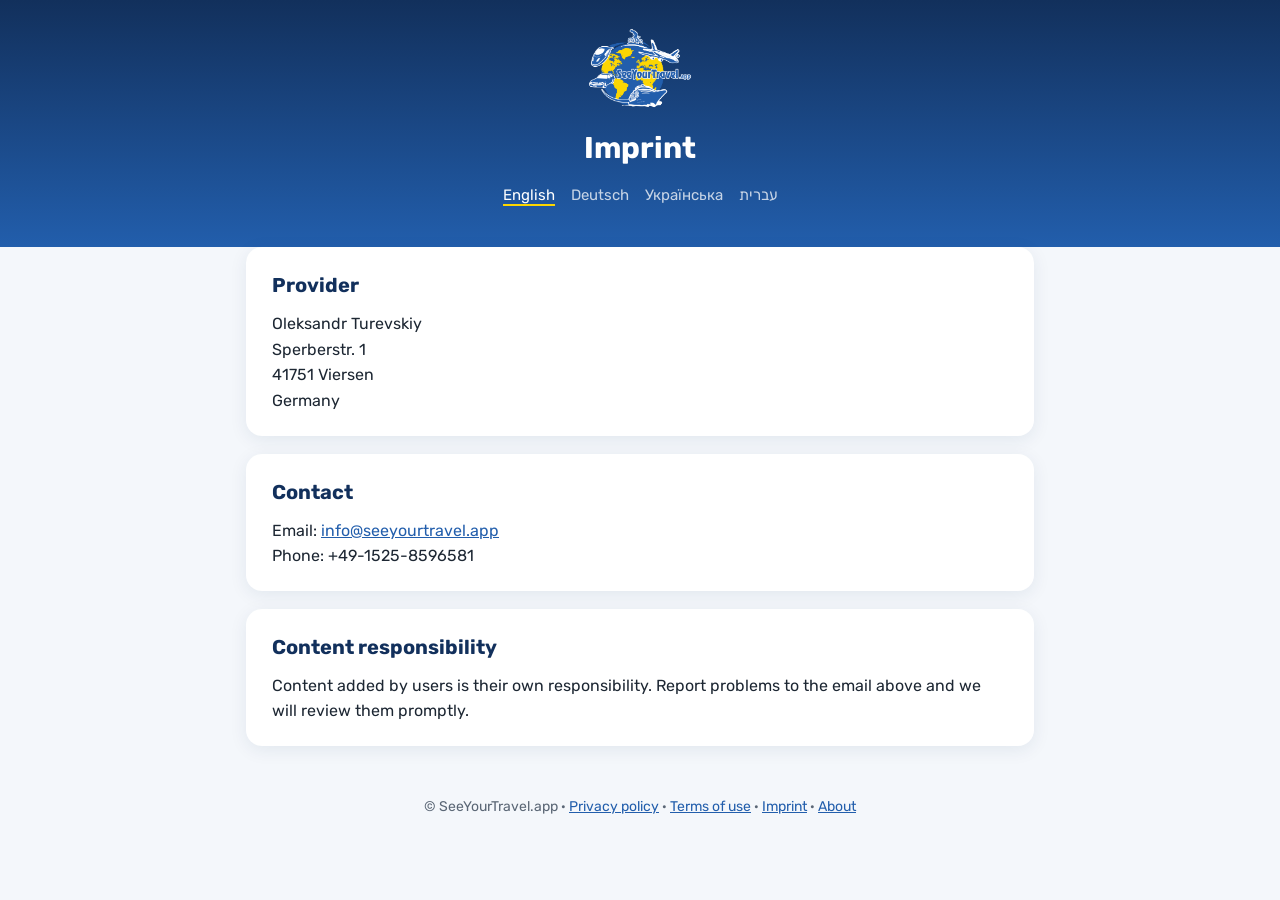
<file: web/imprint/index.html>
<!doctype html>
<html lang="en"><head><meta charset="utf-8"><meta name="viewport" content="width=device-width, initial-scale=1">
<title>SeeYourTravel.app – Imprint</title>
<meta name="description" content="Provider information for SeeYourTravel.app.">
<link rel="canonical" href="https://seeyourtravel.app/imprint/">
<link rel="icon" href="../favicon.ico"><link rel="stylesheet" href="../styles/fonts.css">
<style>
 :root{--blue:#225EAC;--dark:#12305c;--ink:#1d2733;--mute:#5a6675}
 *{box-sizing:border-box} body{margin:0;color:var(--ink);background:#f4f7fb;line-height:1.6}
 header{background:linear-gradient(180deg,var(--dark),var(--blue));color:#fff;text-align:center;padding:28px 16px 40px}
 header img{height:80px} header h1{margin:8px 0 10px;font-size:30px}
 .lang a{color:#fff;margin:0 8px;text-decoration:none;opacity:.75;font-size:15px}.lang a.on{opacity:1;border-bottom:2px solid #FCD600}
 main{max-width:820px;margin:-18px auto 40px;padding:0 16px}
 section{background:#fff;border-radius:16px;box-shadow:0 4px 18px rgba(18,48,92,.08);padding:22px 26px;margin:18px 0}
 h2{margin:0 0 10px;color:var(--dark);font-size:20px} a{color:var(--blue)} li{margin:4px 0}
 footer{text-align:center;color:var(--mute);padding:10px 16px 40px;font-size:14px}
 [data-l]{display:none} [data-l].on{display:block} footer[data-l].on{display:block}
</style></head><body>
<header><a href="../"><img src="../img/syt-logo.png" alt="SeeYourTravel.app"></a>
<h1 data-l="en" class=on lang="en">Imprint</h1><h1 data-l="de" lang="de">Impressum</h1><h1 data-l="uk" lang="uk">Вихідні дані</h1><h1 data-l="he" lang="he">פרטי הספק</h1>
<div class="lang"><a href="#en" data-s="en" lang="en">English</a><a href="#de" data-s="de" lang="de">Deutsch</a><a href="#uk" data-s="uk" lang="uk">Українська</a><a href="#he" data-s="he" lang="he">עברית</a></div></header>
<main>
<div data-l="en" lang="en" class=on>
<section><h2>Provider</h2>Oleksandr Turevskiy<br>Sperberstr. 1<br>41751 Viersen<br>Germany</section>
<section><h2>Contact</h2>Email: <a href="mailto:info@seeyourtravel.app">info@seeyourtravel.app</a><br>Phone: +49-1525-8596581</section>
<section><h2>Content responsibility</h2>Content added by users is their own responsibility. Report problems to the email above and we will review them promptly.</section>
</div>
<div data-l="de" lang="de">
<section><h2>Anbieter</h2>Oleksandr Turevskiy<br>Sperberstr. 1<br>41751 Viersen<br>Deutschland</section>
<section><h2>Kontakt</h2>E-Mail: <a href="mailto:info@seeyourtravel.app">info@seeyourtravel.app</a><br>Telefon: +49-1525-8596581</section>
<section><h2>Verantwortung für Inhalte</h2>Von Nutzern hinzugefügte Inhalte liegen in deren eigener Verantwortung. Melden Sie Probleme an die obige E-Mail-Adresse; wir prüfen sie zeitnah.</section>
</div>
<div data-l="uk" lang="uk">
<section><h2>Постачальник</h2>Oleksandr Turevskiy<br>Sperberstr. 1<br>41751 Viersen<br>Німеччина</section>
<section><h2>Контакт</h2>Ел. пошта: <a href="mailto:info@seeyourtravel.app">info@seeyourtravel.app</a><br>Телефон: +49-1525-8596581</section>
<section><h2>Відповідальність за вміст</h2>За вміст, доданий користувачами, відповідають вони самі. Повідомляйте про проблеми на наведену адресу — ми розглянемо їх невідкладно.</section>
</div>
<div data-l="he" lang="he" dir="rtl">
<section><h2>ספק השירות</h2>Oleksandr Turevskiy<br>Sperberstr. 1<br>41751 Viersen<br>גרמניה</section>
<section><h2>יצירת קשר</h2>דוא״ל: <a href="mailto:info@seeyourtravel.app">info@seeyourtravel.app</a><br>טלפון: +49-1525-8596581</section>
<section><h2>אחריות לתוכן</h2>התוכן שמוסיפים משתמשים באחריותם. דווחו על בעיות בדוא״ל שלמעלה ונבדוק אותן בהקדם.</section>
</div>
</main>
<footer data-l="en" lang="en" class=on>© SeeYourTravel.app · <a href="../privacy/" data-p="privacy">Privacy policy</a> · <a href="../terms/" data-p="terms">Terms of use</a> · <a href="../imprint/" data-p="imprint">Imprint</a> · <a href="../corporate/">About</a></footer>
<footer data-l="de" lang="de">© SeeYourTravel.app · <a href="../privacy/" data-p="privacy">Datenschutzerklärung</a> · <a href="../terms/" data-p="terms">Nutzungsbedingungen</a> · <a href="../imprint/" data-p="imprint">Impressum</a> · <a href="../corporate/">Über uns</a></footer>
<footer data-l="uk" lang="uk">© SeeYourTravel.app · <a href="../privacy/" data-p="privacy">Політика конфіденційності</a> · <a href="../terms/" data-p="terms">Умови користування</a> · <a href="../imprint/" data-p="imprint">Вихідні дані</a> · <a href="../corporate/">Про нас</a></footer>
<footer data-l="he" lang="he" dir="rtl">© SeeYourTravel.app · <a href="../privacy/" data-p="privacy">מדיניות פרטיות</a> · <a href="../terms/" data-p="terms">תנאי שימוש</a> · <a href="../imprint/" data-p="imprint">פרטי הספק</a> · <a href="../corporate/">אודות</a></footer>
<script>
(function(){var map={"en-US":"en","de-DE":"de","uk-UA":"uk","he":"he"},rev={en:"en-US",de:"de-DE",uk:"uk-UA",he:"he"},ok={en:1,de:1,uk:1,he:1};
function ck(){try{var m=document.cookie.match(/(?:^|; )i18next=([^;]*)/);return m?map[decodeURIComponent(m[1])]||null:null}catch(e){return null}}
function br(){var n=(navigator.languages&&navigator.languages.length?navigator.languages:[navigator.language||"en"]);for(var i=0;i<n.length;i++){var c=String(n[i]).slice(0,2).toLowerCase();if(c==="iw")c="he";if(ok[c])return c}return"en"}
function nz(x){return x==="de"?"de":x==="uk"?"uk":x==="he"?"he":"en"}
function set(l){l=nz(l);document.documentElement.lang=l;document.documentElement.dir=l==="he"?"rtl":"ltr";var n=document.querySelectorAll("[data-l]");for(var i=0;i<n.length;i++)n[i].classList.toggle("on",n[i].getAttribute("data-l")===l);
var a=document.querySelectorAll("[data-s]");for(i=0;i<a.length;i++)a[i].classList.toggle("on",a[i].getAttribute("data-s")===l);
var U=["../privacy/#","../terms/#","../imprint/#"],k=document.querySelectorAll("footer a");for(i=0;i<k.length;i++){if(i%4<3)k[i].setAttribute("href",U[i%4]+l)}}
var h=(location.hash||"").slice(1),l=ok[h]?h:(ck()||br());
set(l);var a=document.querySelectorAll("[data-s]");for(var i=0;i<a.length;i++)a[i].addEventListener("click",function(e){e.preventDefault();var x=nz(this.getAttribute("data-s"));set(x);history.replaceState(null,"","#"+x);try{document.cookie="i18next="+rev[x]+"; path=/; max-age=31536000; SameSite=Lax"}catch(_){}})})();
</script>
</body></html>
</file>
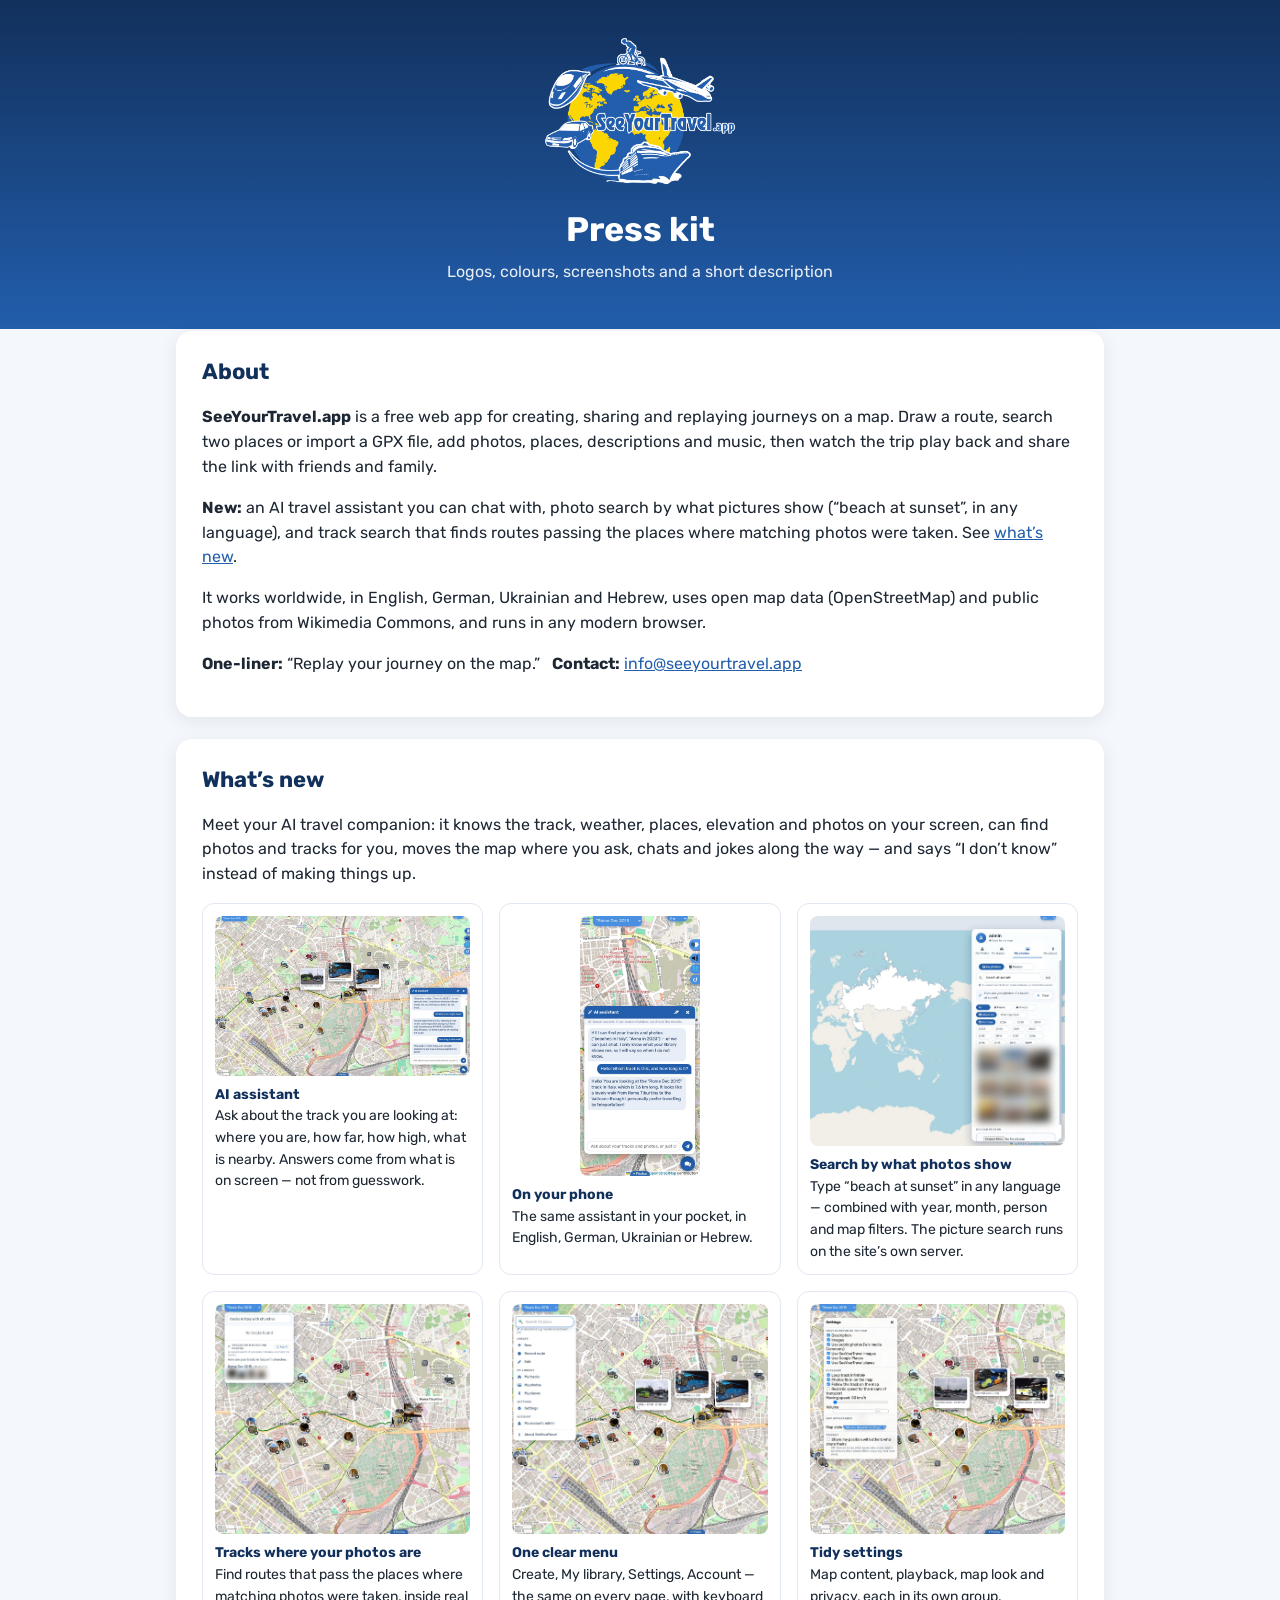
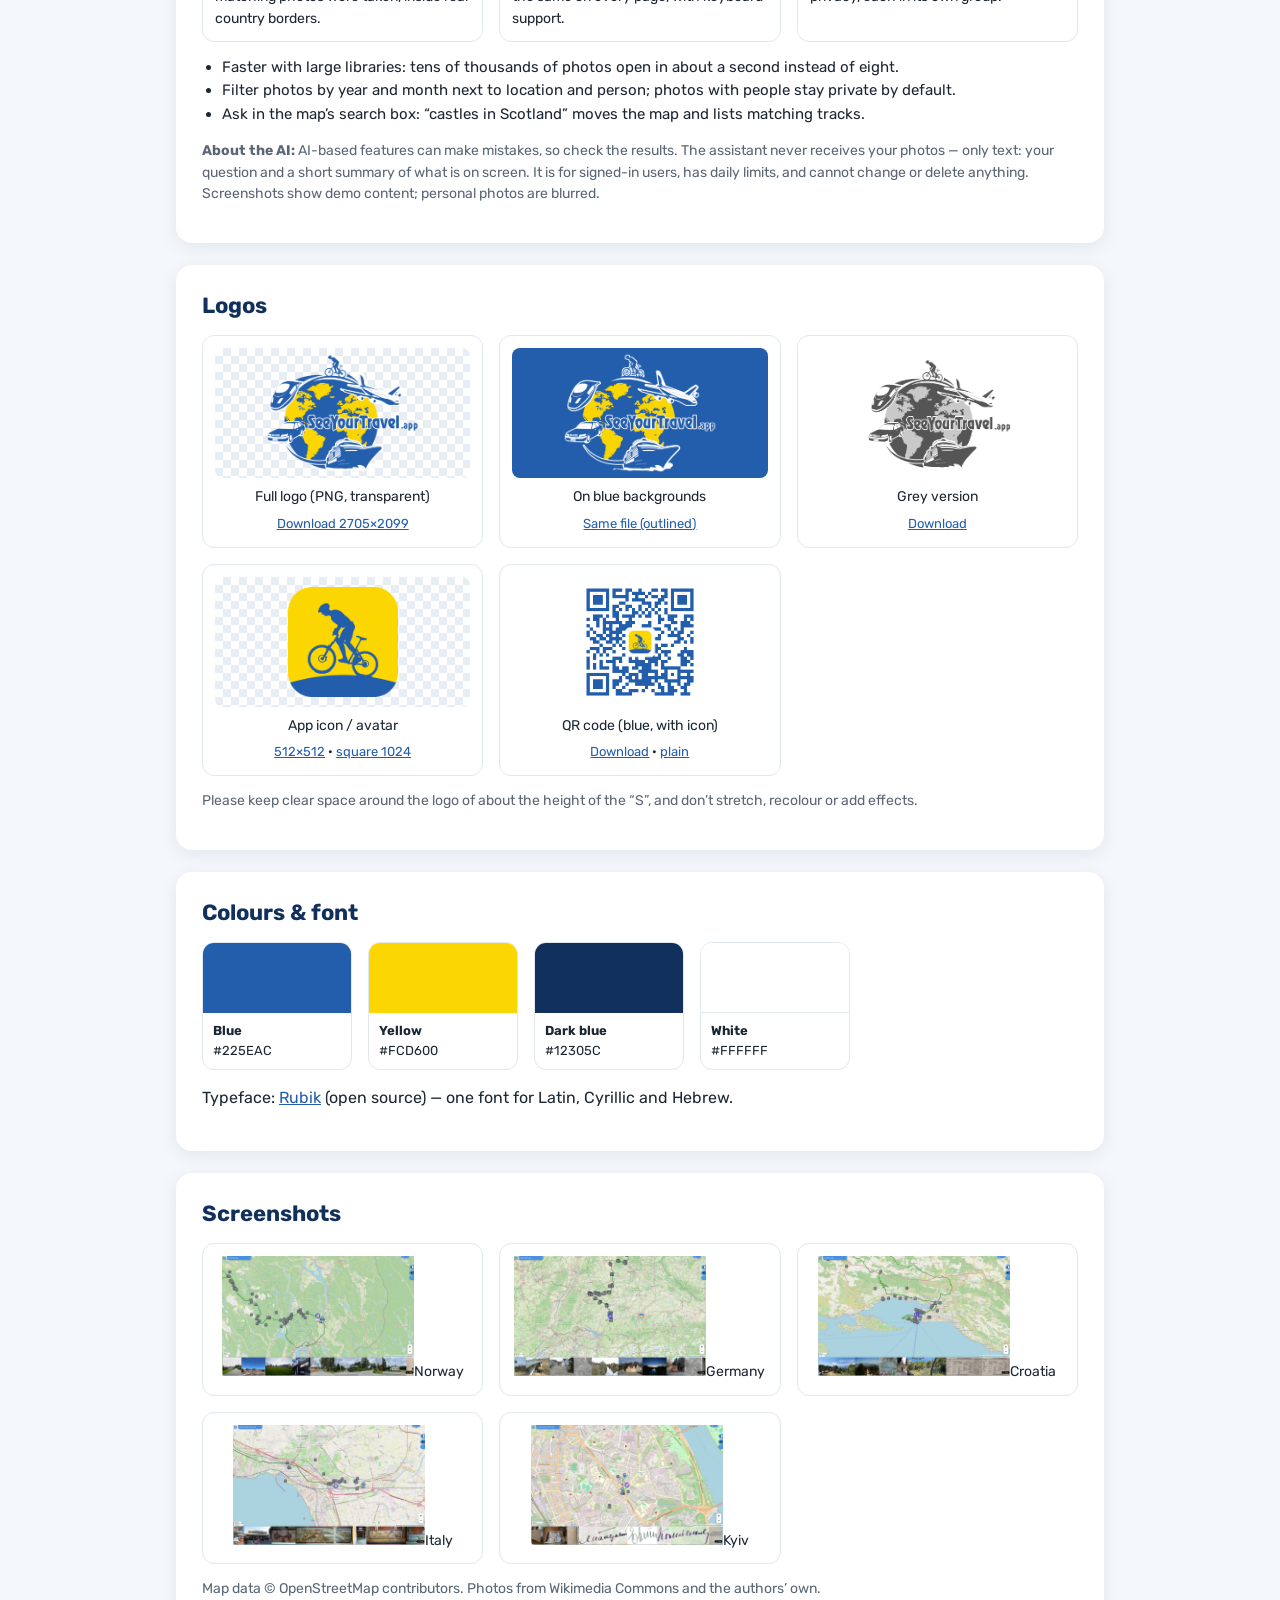
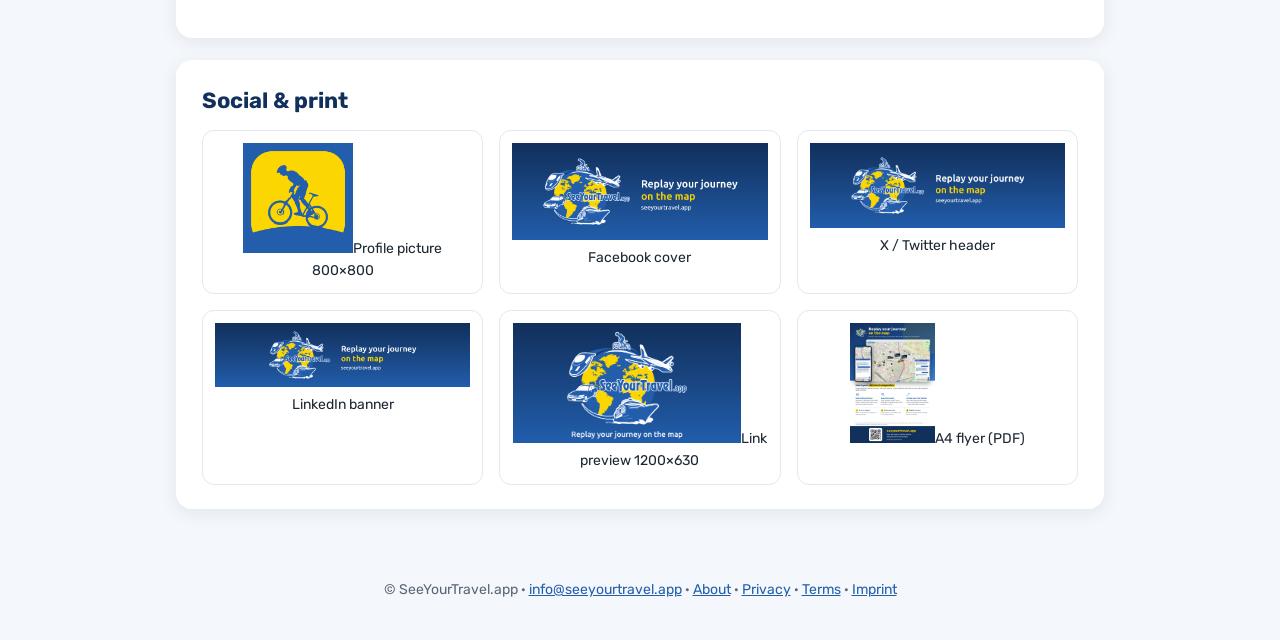
<file: web/press/index.html>
<!doctype html>
<html lang="en"><head><meta charset="utf-8"><meta name="viewport" content="width=device-width, initial-scale=1">
<title>SeeYourTravel.app – Press kit</title>
<meta name="description" content="Press kit for SeeYourTravel.app: logos, brand colours, screenshots and a short description of the free web app that replays your journeys on a map.">
<link rel="canonical" href="https://seeyourtravel.app/press/">
<meta property="og:type" content="website"><meta property="og:site_name" content="SeeYourTravel">
<meta property="og:title" content="SeeYourTravel.app – Press kit"><meta property="og:description" content="Press kit for SeeYourTravel.app: logos, brand colours, screenshots and a short description of the free web app that replays your journeys on a map.">
<meta property="og:url" content="https://seeyourtravel.app/press/"><meta property="og:image" content="https://seeyourtravel.app/img/og-image.png">
<meta name="twitter:card" content="summary_large_image">
<link rel="icon" href="../favicon.ico"><link rel="stylesheet" href="../styles/fonts.css">
<style>
 :root{--blue:#225EAC;--dark:#12305c;--yellow:#FCD600;--ink:#1d2733;--mute:#5a6675}
 *{box-sizing:border-box} body{margin:0;color:var(--ink);background:#f4f7fb;line-height:1.55}
 header{background:linear-gradient(180deg,var(--dark),var(--blue));color:#fff;text-align:center;padding:36px 16px 44px}
 header img{height:150px} header h1{margin:10px 0 4px;font-size:34px} header p{margin:0;opacity:.9}
 main{max-width:960px;margin:-20px auto 60px;padding:0 16px}
 section{background:#fff;border-radius:16px;box-shadow:0 4px 18px rgba(18,48,92,.08);padding:24px 26px;margin:22px 0}
 h2{margin:0 0 12px;color:var(--dark);font-size:22px}
 .grid{display:grid;grid-template-columns:repeat(auto-fill,minmax(210px,1fr));gap:16px}
 .card{border:1px solid #e1e8f2;border-radius:12px;padding:12px;text-align:center;font-size:14px}
 .card .pic{height:130px;display:flex;align-items:center;justify-content:center;border-radius:8px;margin-bottom:8px}
 .card img{max-width:100%;max-height:120px}
 .light{background:#fff}.dark{background:var(--blue)}.checker{background:repeating-conic-gradient(#e8edf4 0 25%,#fff 0 50%) 0 0/16px 16px}
 .sw{display:flex;gap:16px;flex-wrap:wrap} .sw div{width:150px;border-radius:12px;overflow:hidden;border:1px solid #e1e8f2;font-size:13px}
 .sw i{display:block;height:70px} .sw span{display:block;padding:8px 10px}
 a{color:var(--blue)} .dl{display:inline-block;margin-top:6px;font-size:13px}
 .feat .card{text-align:left;font-size:14px}.feat .card img{display:block;margin:0 auto 8px;border-radius:8px;max-height:230px}.feat .card b{color:var(--dark)}
 footer{text-align:center;color:var(--mute);padding:10px 16px 40px;font-size:14px}
</style></head><body>
<header><img src="../img/syt-logo.png" alt="SeeYourTravel.app"><h1>Press kit</h1><p>Logos, colours, screenshots and a short description</p></header>
<main>
<section><h2>About</h2>
 <p><strong>SeeYourTravel.app</strong> is a free web app for creating, sharing and replaying journeys on a map. Draw a route, search two places or import a GPX file, add photos, places, descriptions and music, then watch the trip play back and share the link with friends and family.</p>
 <p><strong>New:</strong> an AI travel assistant you can chat with, photo search by what pictures show (“beach at sunset”, in any language), and track search that finds routes passing the places where matching photos were taken. See <a href="#new">what’s new</a>.</p>
 <p>It works worldwide, in English, German, Ukrainian and Hebrew, uses open map data (OpenStreetMap) and public photos from Wikimedia Commons, and runs in any modern browser.</p>
 <p><strong>One-liner:</strong> “Replay your journey on the map.” &nbsp; <strong>Contact:</strong> <a href="mailto:info@seeyourtravel.app">info@seeyourtravel.app</a></p>
</section>
<section id="new"><h2>What’s new</h2>
 <p>Meet your AI travel companion: it knows the track, weather, places, elevation and photos on your screen, can find photos and tracks for you, moves the map where you ask, chats and jokes along the way &mdash; and says “I don’t know” instead of making things up.</p>
 <div class="grid feat">
  <div class="card"><a href="../marketing/screenshots/new-ai-chat.jpg"><img src="../marketing/screenshots/new-ai-chat.jpg" alt="AI assistant on the map" loading="lazy"></a><b>AI assistant</b><br>Ask about the track you are looking at: where you are, how far, how high, what is nearby. Answers come from what is on screen &mdash; not from guesswork.</div>
  <div class="card"><a href="../marketing/screenshots/new-phone-chat.jpg"><img src="../marketing/screenshots/new-phone-chat.jpg" alt="AI assistant on a phone" loading="lazy" style="max-height:260px"></a><b>On your phone</b><br>The same assistant in your pocket, in English, German, Ukrainian or Hebrew.</div>
  <div class="card"><a href="../marketing/screenshots/new-photo-search.jpg"><img src="../marketing/screenshots/new-photo-search.jpg" alt="Search photos by what they show" loading="lazy" style="object-fit:cover;object-position:right top;height:230px;width:100%"></a><b>Search by what photos show</b><br>Type “beach at sunset” in any language &mdash; combined with year, month, person and map filters. The picture search runs on the site’s own server.</div>
  <div class="card"><a href="../marketing/screenshots/new-track-search.jpg"><img src="../marketing/screenshots/new-track-search.jpg" alt="Find tracks by photos" loading="lazy" style="object-fit:cover;object-position:left top;height:230px;width:100%"></a><b>Tracks where your photos are</b><br>Find routes that pass the places where matching photos were taken, inside real country borders.</div>
  <div class="card"><a href="../marketing/screenshots/new-menu.jpg"><img src="../marketing/screenshots/new-menu.jpg" alt="Main menu" loading="lazy" style="object-fit:cover;object-position:left top;height:230px;width:100%"></a><b>One clear menu</b><br>Create, My library, Settings, Account &mdash; the same on every page, with keyboard support.</div>
  <div class="card"><a href="../marketing/screenshots/new-settings.jpg"><img src="../marketing/screenshots/new-settings.jpg" alt="Grouped settings" loading="lazy" style="object-fit:cover;object-position:left top;height:230px;width:100%"></a><b>Tidy settings</b><br>Map content, playback, map look and privacy, each in its own group.</div>
 </div>
 <ul style="margin:14px 0 0;padding-left:20px;font-size:15px">
  <li>Faster with large libraries: tens of thousands of photos open in about a second instead of eight.</li>
  <li>Filter photos by year and month next to location and person; photos with people stay private by default.</li>
  <li>Ask in the map’s search box: “castles in Scotland” moves the map and lists matching tracks.</li>
 </ul>
 <p style="font-size:14px;color:var(--mute)"><strong>About the AI:</strong> AI-based features can make mistakes, so check the results. The assistant never receives your photos &mdash; only text: your question and a short summary of what is on screen. It is for signed-in users, has daily limits, and cannot change or delete anything. Screenshots show demo content; personal photos are blurred.</p>
</section>
<section><h2>Logos</h2><div class="grid">
 <div class="card"><div class="pic checker"><img src="../img/syt-logo-small.png" alt=""></div>Full logo (PNG, transparent)<br><a class="dl" href="../img/syt-logo.png" download>Download 2705×2099</a></div>
 <div class="card"><div class="pic dark"><img src="../img/syt-logo-small.png" alt=""></div>On blue backgrounds<br><a class="dl" href="../img/syt-logo.png" download>Same file (outlined)</a></div>
 <div class="card"><div class="pic light"><img src="../img/syt-logo-grey.png" alt=""></div>Grey version<br><a class="dl" href="../img/syt-logo-grey.png" download>Download</a></div>
 <div class="card"><div class="pic checker"><img src="../img/syt-icon-512.png" alt="" style="height:110px"></div>App icon / avatar<br><a class="dl" href="../img/syt-icon-512.png" download>512×512</a> · <a class="dl" href="../img/syt-icon-square.png" download>square 1024</a></div>
 <div class="card"><div class="pic light"><img src="../img/QRCode.png" alt="" style="height:120px"></div>QR code (blue, with icon)<br><a class="dl" href="../img/QRCode.png" download>Download</a> · <a class="dl" href="../img/qr.png" download>plain</a></div>
</div>
<p style="font-size:14px;color:var(--mute)">Please keep clear space around the logo of about the height of the “S”, and don’t stretch, recolour or add effects.</p></section>
<section><h2>Colours &amp; font</h2><div class="sw">
 <div><i style="background:#225EAC"></i><span><b>Blue</b><br>#225EAC</span></div>
 <div><i style="background:#FCD600"></i><span><b>Yellow</b><br>#FCD600</span></div>
 <div><i style="background:#12305C"></i><span><b>Dark blue</b><br>#12305C</span></div>
 <div><i style="background:#FFFFFF;border-bottom:1px solid #e1e8f2"></i><span><b>White</b><br>#FFFFFF</span></div></div>
 <p>Typeface: <a href="https://fonts.google.com/specimen/Rubik" target="_blank" rel="noopener">Rubik</a> (open source) — one font for Latin, Cyrillic and Hebrew.</p></section>
<section><h2>Screenshots</h2><div class="grid">
 <div class="card"><a href="../marketing/screenshots/app-norway.jpg"><img src="../marketing/screenshots/app-norway.jpg" alt="Norway trip"></a>Norway</div>
 <div class="card"><a href="../marketing/screenshots/app-germany.jpg"><img src="../marketing/screenshots/app-germany.jpg" alt="Germany trip"></a>Germany</div>
 <div class="card"><a href="../marketing/screenshots/app-croatia.jpg"><img src="../marketing/screenshots/app-croatia.jpg" alt="Croatia trip"></a>Croatia</div>
 <div class="card"><a href="../marketing/screenshots/app-italy.jpg"><img src="../marketing/screenshots/app-italy.jpg" alt="Italy trip"></a>Italy</div>
 <div class="card"><a href="../marketing/screenshots/app-kyiv.jpg"><img src="../marketing/screenshots/app-kyiv.jpg" alt="Kyiv trip"></a>Kyiv</div></div>
 <p style="font-size:14px;color:var(--mute)">Map data © OpenStreetMap contributors. Photos from Wikimedia Commons and the authors’ own.</p></section>
<section><h2>Social &amp; print</h2><div class="grid">
 <div class="card"><a href="../marketing/social/profile-800.png"><img src="../marketing/social/profile-800.png" alt="" style="height:110px"></a>Profile picture 800×800</div>
 <div class="card"><a href="../marketing/social/facebook-cover-1640x624.png"><img src="../marketing/social/facebook-cover-1640x624.png" alt=""></a>Facebook cover</div>
 <div class="card"><a href="../marketing/social/twitter-header-1500x500.png"><img src="../marketing/social/twitter-header-1500x500.png" alt=""></a>X / Twitter header</div>
 <div class="card"><a href="../marketing/social/linkedin-banner-1584x396.png"><img src="../marketing/social/linkedin-banner-1584x396.png" alt=""></a>LinkedIn banner</div>
 <div class="card"><a href="../img/og-image.png"><img src="../img/og-image.png" alt=""></a>Link preview 1200×630</div>
 <div class="card"><a href="../marketing/SeeYourTravel-flyer-A4.pdf"><img src="../marketing/SeeYourTravel-flyer-A4-preview.png" alt="" style="height:130px"></a>A4 flyer (PDF)</div></div></section>
</main><footer>© SeeYourTravel.app · <a href="mailto:info@seeyourtravel.app">info@seeyourtravel.app</a> · <a href="../corporate/">About</a> · <a href="../privacy/">Privacy</a> · <a href="../terms/">Terms</a> · <a href="../imprint/">Imprint</a></footer>
</body></html>
</file>
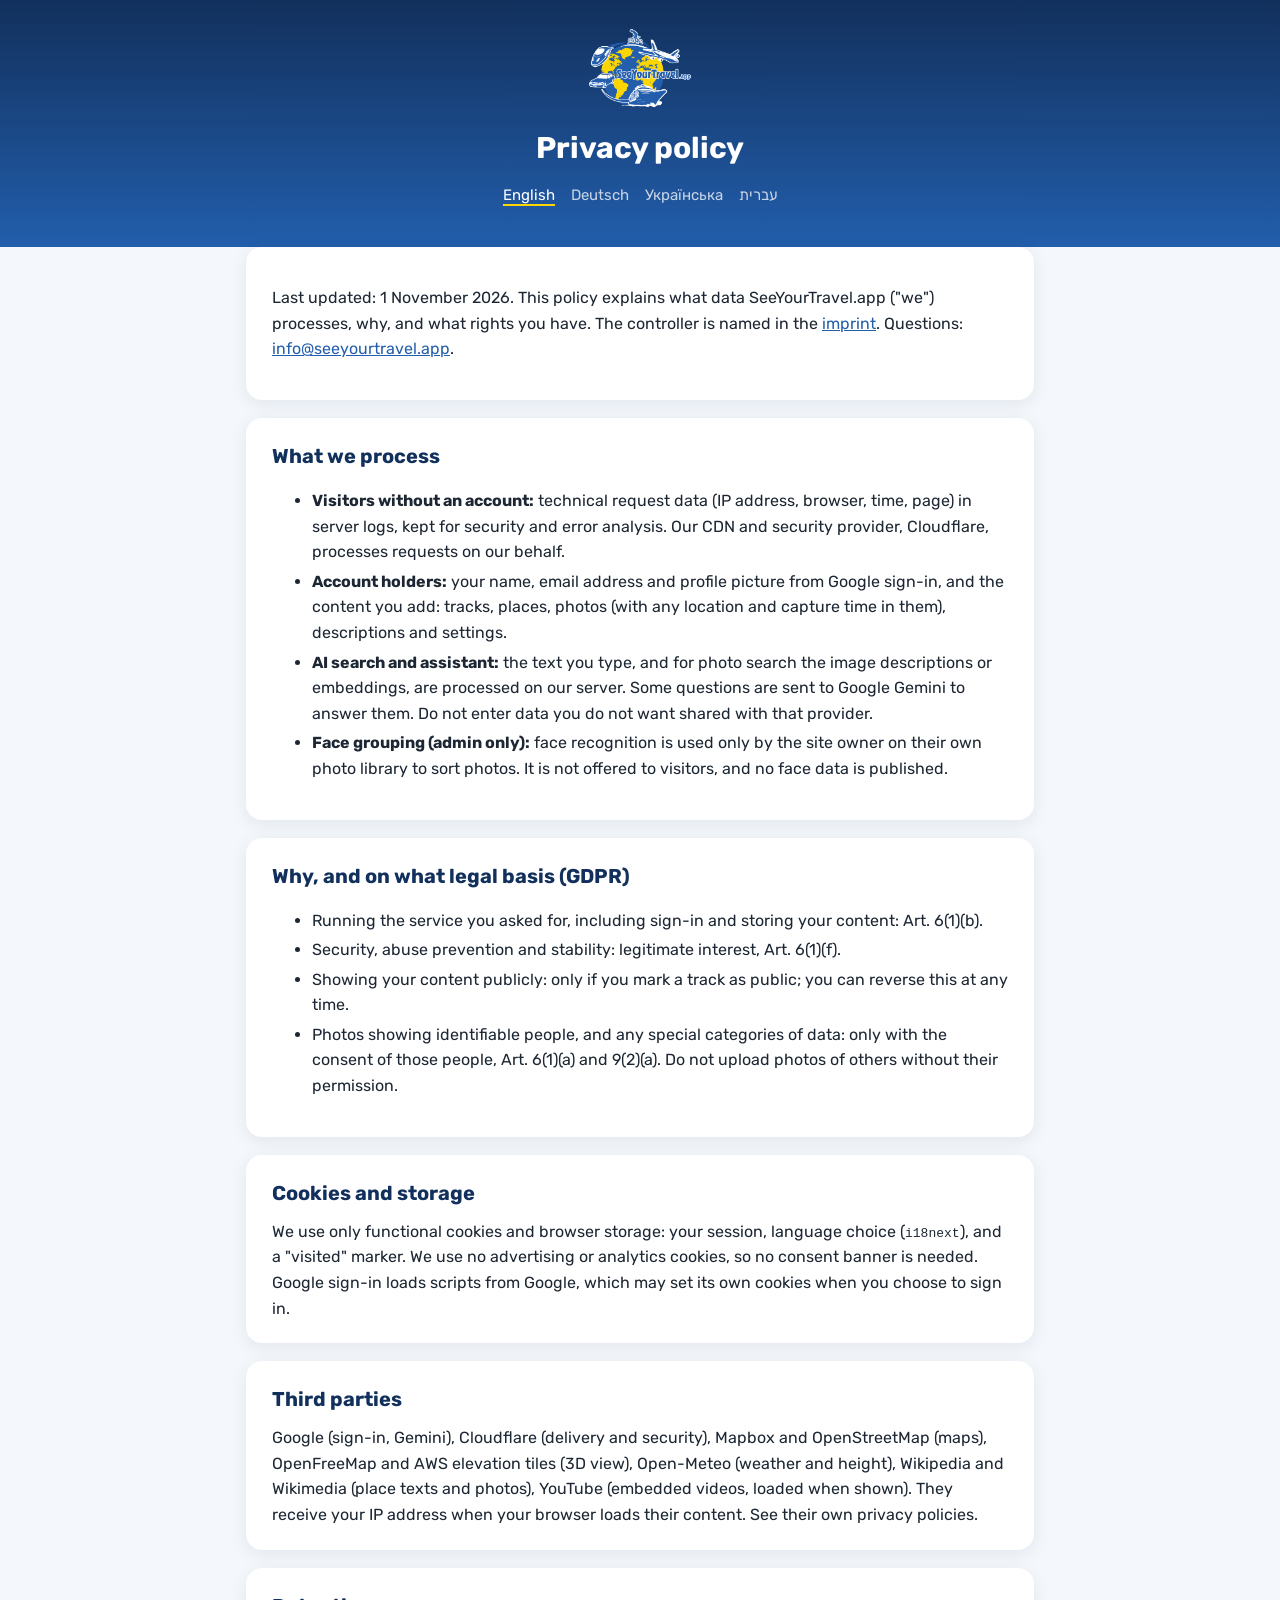
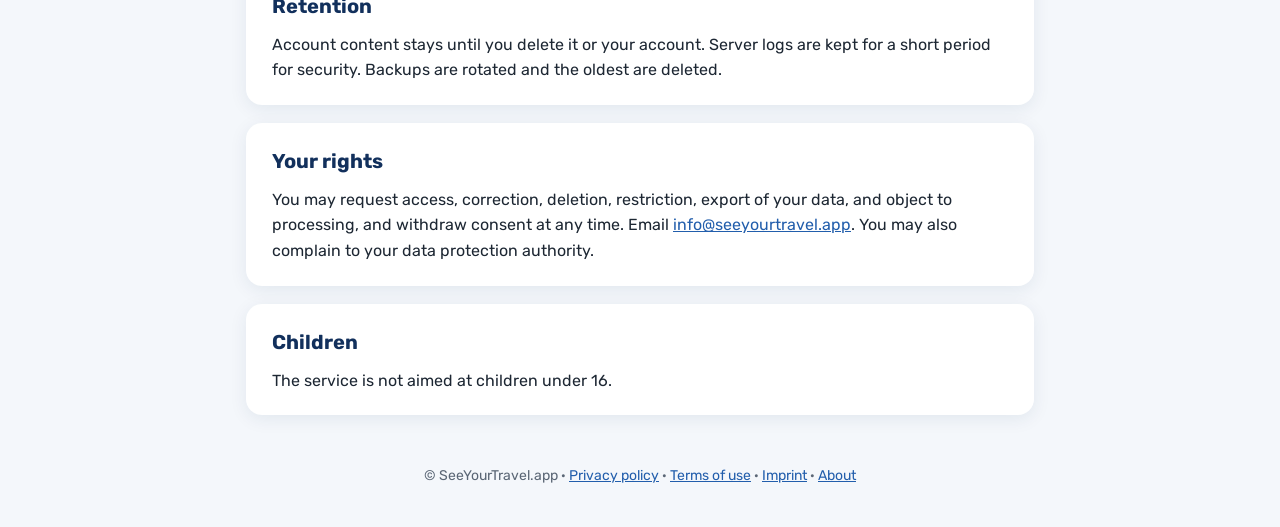
<file: web/privacy/index.html>
<!doctype html>
<html lang="en"><head><meta charset="utf-8"><meta name="viewport" content="width=device-width, initial-scale=1">
<title>SeeYourTravel.app – Privacy policy</title>
<meta name="description" content="How SeeYourTravel.app handles your personal data.">
<link rel="canonical" href="https://seeyourtravel.app/privacy/">
<link rel="icon" href="../favicon.ico"><link rel="stylesheet" href="../styles/fonts.css">
<style>
 :root{--blue:#225EAC;--dark:#12305c;--ink:#1d2733;--mute:#5a6675}
 *{box-sizing:border-box} body{margin:0;color:var(--ink);background:#f4f7fb;line-height:1.6}
 header{background:linear-gradient(180deg,var(--dark),var(--blue));color:#fff;text-align:center;padding:28px 16px 40px}
 header img{height:80px} header h1{margin:8px 0 10px;font-size:30px}
 .lang a{color:#fff;margin:0 8px;text-decoration:none;opacity:.75;font-size:15px}.lang a.on{opacity:1;border-bottom:2px solid #FCD600}
 main{max-width:820px;margin:-18px auto 40px;padding:0 16px}
 section{background:#fff;border-radius:16px;box-shadow:0 4px 18px rgba(18,48,92,.08);padding:22px 26px;margin:18px 0}
 h2{margin:0 0 10px;color:var(--dark);font-size:20px} a{color:var(--blue)} li{margin:4px 0}
 footer{text-align:center;color:var(--mute);padding:10px 16px 40px;font-size:14px}
 [data-l]{display:none} [data-l].on{display:block} footer[data-l].on{display:block}
</style></head><body>
<header><a href="../"><img src="../img/syt-logo.png" alt="SeeYourTravel.app"></a>
<h1 data-l="en" class=on lang="en">Privacy policy</h1><h1 data-l="de" lang="de">Datenschutzerklärung</h1><h1 data-l="uk" lang="uk">Політика конфіденційності</h1><h1 data-l="he" lang="he">מדיניות פרטיות</h1>
<div class="lang"><a href="#en" data-s="en" lang="en">English</a><a href="#de" data-s="de" lang="de">Deutsch</a><a href="#uk" data-s="uk" lang="uk">Українська</a><a href="#he" data-s="he" lang="he">עברית</a></div></header>
<main>
<div data-l="en" lang="en" class=on>
<section><p>Last updated: 1 November 2026. This policy explains what data SeeYourTravel.app ("we") processes, why, and what rights you have. The controller is named in the <a href="../imprint/">imprint</a>. Questions: <a href="mailto:info@seeyourtravel.app">info@seeyourtravel.app</a>.</p></section>
<section><h2>What we process</h2><ul><li><b>Visitors without an account:</b> technical request data (IP address, browser, time, page) in server logs, kept for security and error analysis. Our CDN and security provider, Cloudflare, processes requests on our behalf.</li><li><b>Account holders:</b> your name, email address and profile picture from Google sign-in, and the content you add: tracks, places, photos (with any location and capture time in them), descriptions and settings.</li><li><b>AI search and assistant:</b> the text you type, and for photo search the image descriptions or embeddings, are processed on our server. Some questions are sent to Google Gemini to answer them. Do not enter data you do not want shared with that provider.</li><li><b>Face grouping (admin only):</b> face recognition is used only by the site owner on their own photo library to sort photos. It is not offered to visitors, and no face data is published.</li></ul></section>
<section><h2>Why, and on what legal basis (GDPR)</h2><ul><li>Running the service you asked for, including sign-in and storing your content: Art. 6(1)(b).</li><li>Security, abuse prevention and stability: legitimate interest, Art. 6(1)(f).</li><li>Showing your content publicly: only if you mark a track as public; you can reverse this at any time.</li><li>Photos showing identifiable people, and any special categories of data: only with the consent of those people, Art. 6(1)(a) and 9(2)(a). Do not upload photos of others without their permission.</li></ul></section>
<section><h2>Cookies and storage</h2>We use only functional cookies and browser storage: your session, language choice (<code>i18next</code>), and a "visited" marker. We use no advertising or analytics cookies, so no consent banner is needed. Google sign-in loads scripts from Google, which may set its own cookies when you choose to sign in.</section>
<section><h2>Third parties</h2>Google (sign-in, Gemini), Cloudflare (delivery and security), Mapbox and OpenStreetMap (maps), OpenFreeMap and AWS elevation tiles (3D view), Open-Meteo (weather and height), Wikipedia and Wikimedia (place texts and photos), YouTube (embedded videos, loaded when shown). They receive your IP address when your browser loads their content. See their own privacy policies.</section>
<section><h2>Retention</h2>Account content stays until you delete it or your account. Server logs are kept for a short period for security. Backups are rotated and the oldest are deleted.</section>
<section><h2>Your rights</h2>You may request access, correction, deletion, restriction, export of your data, and object to processing, and withdraw consent at any time. Email <a href="mailto:info@seeyourtravel.app">info@seeyourtravel.app</a>. You may also complain to your data protection authority.</section>
<section><h2>Children</h2>The service is not aimed at children under 16.</section>
</div>
<div data-l="de" lang="de">
<section><p>Stand: 1. November 2026. Diese Erklärung beschreibt, welche Daten SeeYourTravel.app („wir“) verarbeitet, warum, und welche Rechte Sie haben. Verantwortlich ist die im <a href="../imprint/">Impressum</a> genannte Person. Fragen: <a href="mailto:info@seeyourtravel.app">info@seeyourtravel.app</a>.</p></section>
<section><h2>Was wir verarbeiten</h2><ul><li><b>Besucher ohne Konto:</b> technische Anfragedaten (IP-Adresse, Browser, Zeit, Seite) in Server-Logs, aufbewahrt für Sicherheit und Fehleranalyse. Unser CDN- und Sicherheitsanbieter Cloudflare verarbeitet Anfragen in unserem Auftrag.</li><li><b>Kontoinhaber:</b> Ihr Name, Ihre E-Mail-Adresse und Ihr Profilbild aus der Google-Anmeldung sowie die von Ihnen hinzugefügten Inhalte: Routen, Orte, Fotos (mit enthaltenem Ort und Aufnahmezeit), Beschreibungen und Einstellungen.</li><li><b>KI-Suche und Assistent:</b> Ihr eingegebener Text und, bei der Fotosuche, Bildbeschreibungen oder Embeddings werden auf unserem Server verarbeitet. Einige Fragen werden zur Beantwortung an Google Gemini gesendet. Geben Sie keine Daten ein, die Sie nicht mit diesem Anbieter teilen möchten.</li><li><b>Gesichtsgruppierung (nur Admin):</b> Die Gesichtserkennung nutzt nur der Betreiber für die eigene Fotosammlung, um Fotos zu sortieren. Sie wird Besuchern nicht angeboten, und es werden keine Gesichtsdaten veröffentlicht.</li></ul></section>
<section><h2>Warum und auf welcher Rechtsgrundlage (DSGVO)</h2><ul><li>Betrieb des gewünschten Dienstes, einschließlich Anmeldung und Speicherung Ihrer Inhalte: Art. 6 Abs. 1 lit. b.</li><li>Sicherheit, Missbrauchsabwehr und Stabilität: berechtigtes Interesse, Art. 6 Abs. 1 lit. f.</li><li>Öffentliche Anzeige Ihrer Inhalte: nur, wenn Sie eine Route als öffentlich markieren; Sie können dies jederzeit rückgängig machen.</li><li>Fotos mit erkennbaren Personen und besondere Kategorien von Daten: nur mit Einwilligung dieser Personen, Art. 6 Abs. 1 lit. a und Art. 9 Abs. 2 lit. a. Laden Sie keine Fotos anderer ohne deren Erlaubnis hoch.</li></ul></section>
<section><h2>Cookies und Speicher</h2>Wir verwenden nur funktionale Cookies und Browserspeicher: Ihre Sitzung, die Sprachauswahl (<code>i18next</code>) und eine „visited“-Markierung. Wir setzen keine Werbe- oder Analyse-Cookies ein, daher ist kein Einwilligungsbanner nötig. Die Google-Anmeldung lädt Skripte von Google, die beim Anmelden eigene Cookies setzen können.</section>
<section><h2>Dritte</h2>Google (Anmeldung, Gemini), Cloudflare (Auslieferung und Sicherheit), Mapbox und OpenStreetMap (Karten), OpenFreeMap und AWS-Höhenkacheln (3D-Ansicht), Open-Meteo (Wetter und Höhe), Wikipedia und Wikimedia (Ortstexte und Fotos), YouTube (eingebettete Videos, nur bei Anzeige geladen). Sie erhalten Ihre IP-Adresse, wenn Ihr Browser deren Inhalte lädt. Siehe deren eigene Datenschutzerklärungen.</section>
<section><h2>Speicherdauer</h2>Kontoinhalte bleiben, bis Sie sie oder Ihr Konto löschen. Server-Logs werden aus Sicherheitsgründen kurz aufbewahrt. Backups werden rotiert, die ältesten gelöscht.</section>
<section><h2>Ihre Rechte</h2>Sie können Auskunft, Berichtigung, Löschung, Einschränkung und Export Ihrer Daten verlangen, der Verarbeitung widersprechen und eine Einwilligung jederzeit widerrufen. E-Mail an <a href="mailto:info@seeyourtravel.app">info@seeyourtravel.app</a>. Sie können sich außerdem bei Ihrer Datenschutzaufsichtsbehörde beschweren.</section>
<section><h2>Kinder</h2>Der Dienst richtet sich nicht an Kinder unter 16 Jahren.</section>
</div>
<div data-l="uk" lang="uk">
<section><p>Оновлено: 1 листопада 2026. Ця політика пояснює, які дані обробляє SeeYourTravel.app («ми»), навіщо і які у вас права. Відповідальна особа вказана у розділі <a href="../imprint/">«Вихідні дані»</a>. Питання: <a href="mailto:info@seeyourtravel.app">info@seeyourtravel.app</a>.</p></section>
<section><h2>Що ми обробляємо</h2><ul><li><b>Відвідувачі без облікового запису:</b> технічні дані запиту (IP-адреса, браузер, час, сторінка) у журналах сервера; зберігаються для безпеки та аналізу помилок. Наш постачальник CDN і безпеки Cloudflare обробляє запити за нашим дорученням.</li><li><b>Власники облікових записів:</b> ваше ім’я, адреса електронної пошти та фото профілю з входу через Google, а також додаваний вами вміст: маршрути, місця, фото (з наявним у них місцем і часом зйомки), описи та налаштування.</li><li><b>ШІ-пошук і асистент:</b> введений вами текст і, для пошуку фото, описи зображень або вбудовування обробляються на нашому сервері. Деякі запитання надсилаються до Google Gemini для відповіді. Не вводьте даних, якими не хочете ділитися з цим постачальником.</li><li><b>Групування облич (лише адміністратор):</b> розпізнавання облич використовує лише власник сайту для власної колекції фото, щоб їх сортувати. Відвідувачам воно не пропонується, дані облич не публікуються.</li></ul></section>
<section><h2>Навіщо і на якій правовій підставі (GDPR)</h2><ul><li>Надання запитаної вами послуги, зокрема вхід і зберігання вашого вмісту: ст. 6(1)(b).</li><li>Безпека, запобігання зловживанням і стабільність: законний інтерес, ст. 6(1)(f).</li><li>Публічний показ вашого вмісту: лише якщо ви позначили маршрут як публічний; це можна скасувати будь-коли.</li><li>Фото з упізнаваними людьми та особливі категорії даних: лише за згодою цих людей, ст. 6(1)(a) і 9(2)(a). Не завантажуйте фото інших без їхнього дозволу.</li></ul></section>
<section><h2>Cookie та сховище</h2>Ми використовуємо лише функціональні cookie та сховище браузера: ваш сеанс, вибір мови (<code>i18next</code>) і позначку «visited». Ми не використовуємо рекламних чи аналітичних cookie, тому банер згоди не потрібен. Вхід через Google завантажує скрипти Google, які можуть установлювати власні cookie, коли ви обираєте вхід.</section>
<section><h2>Треті сторони</h2>Google (вхід, Gemini), Cloudflare (доставка та безпека), Mapbox і OpenStreetMap (мапи), OpenFreeMap і AWS (плитки висот для 3D-вигляду), Open-Meteo (погода та висота), Wikipedia і Wikimedia (тексти й фото місць), YouTube (вбудовані відео, завантажуються під час показу). Вони отримують вашу IP-адресу, коли браузер завантажує їхній вміст. Дивіться їхні політики конфіденційності.</section>
<section><h2>Строки зберігання</h2>Вміст облікового запису зберігається, доки ви не видалите його або обліковий запис. Журнали сервера зберігаються недовго з міркувань безпеки. Резервні копії ротуються, найстаріші видаляються.</section>
<section><h2>Ваші права</h2>Ви можете вимагати доступу, виправлення, видалення, обмеження та експорту своїх даних, заперечувати проти обробки та будь-коли відкликати згоду. Пишіть на <a href="mailto:info@seeyourtravel.app">info@seeyourtravel.app</a>. Ви також можете подати скаргу до органу із захисту даних.</section>
<section><h2>Діти</h2>Сервіс не призначений для дітей до 16 років.</section>
</div>
<div data-l="he" lang="he" dir="rtl">
<section><p>עודכן: 1 בנובמבר 2026. מדיניות זו מסבירה אילו נתונים SeeYourTravel.app („אנחנו”) מעבדת, מדוע, ומהן זכויותיכם. האחראי על הנתונים מצוין ב<a href="../imprint/">פרטי הספק</a>. שאלות: <a href="mailto:info@seeyourtravel.app">info@seeyourtravel.app</a>.</p></section>
<section><h2>מה אנו מעבדים</h2><ul><li><b>מבקרים ללא חשבון:</b> נתוני בקשה טכניים (כתובת IP, דפדפן, זמן, עמוד) ביומני השרת, הנשמרים לצורכי אבטחה וניתוח שגיאות. ספק ה-CDN והאבטחה שלנו, Cloudflare, מעבד בקשות מטעמנו.</li><li><b>בעלי חשבון:</b> שמכם, כתובת הדוא״ל ותמונת הפרופיל מהתחברות Google, והתוכן שתוסיפו: מסלולים, מקומות, תמונות (כולל מיקום וזמן צילום שבהן), תיאורים והגדרות.</li><li><b>חיפוש ועוזר בינה מלאכותית:</b> הטקסט שתקלידו ובחיפוש תמונות גם תיאורי תמונות או ייצוגים וקטוריים מעובדים בשרת שלנו. חלק מהשאלות נשלחות ל-Google Gemini לצורך מענה. אל תזינו מידע שאינכם רוצים לשתף עם ספק זה.</li><li><b>קיבוץ פנים (מנהל בלבד):</b> זיהוי פנים משמש רק את בעל האתר בספריית התמונות שלו כדי למיין תמונות. הוא אינו מוצע למבקרים, ונתוני פנים אינם מתפרסמים.</li></ul></section>
<section><h2>למה, ועל איזו בסיס משפטי (GDPR)</h2><ul><li>הפעלת השירות שביקשתם, כולל התחברות ושמירת התוכן שלכם: סעיף 6(1)(b).</li><li>אבטחה, מניעת שימוש לרעה ויציבות: אינטרס לגיטימי, סעיף 6(1)(f).</li><li>הצגת התוכן שלכם לציבור: רק אם סימנתם מסלול כציבורי; אפשר לבטל זאת בכל עת.</li><li>תמונות של אנשים הניתנים לזיהוי וקטגוריות מיוחדות של מידע: רק בהסכמת אותם אנשים, סעיפים 6(1)(a) ו-9(2)(a). אל תעלו תמונות של אחרים ללא רשותם.</li></ul></section>
<section><h2>עוגיות ואחסון</h2>אנו משתמשים רק בעוגיות ובאחסון דפדפן פונקציונליים: ההפעלה שלכם, בחירת השפה (<code>i18next</code>) וסימון „visited”. איננו משתמשים בעוגיות פרסום או ניתוח, ולכן אין צורך בבאנר הסכמה. התחברות Google טוענת סקריפטים של Google שעשויים להציב עוגיות משלהם כשבוחרים להתחבר.</section>
<section><h2>צדדים שלישיים</h2>Google (התחברות, Gemini), ‏Cloudflare (אספקה ואבטחה), ‏Mapbox ו-OpenStreetMap (מפות), ‏OpenFreeMap ו-AWS (אריחי גובה לתצוגה התלת־ממדית), ‏Open-Meteo (מזג אוויר וגובה), ‏Wikipedia ו-Wikimedia (טקסטים ותמונות של מקומות), ‏YouTube (סרטונים מוטמעים, נטענים בעת הצגה). הם מקבלים את כתובת ה-IP שלכם כשהדפדפן טוען את התוכן שלהם. עיינו במדיניות הפרטיות שלהם.</section>
<section><h2>תקופת שמירה</h2>תוכן החשבון נשמר עד שתמחקו אותו או את החשבון. יומני שרת נשמרים זמן קצר מטעמי אבטחה. גיבויים מתחלפים והישנים ביותר נמחקים.</section>
<section><h2>זכויותיכם</h2>אתם רשאים לבקש עיון, תיקון, מחיקה, הגבלה ויצוא של המידע שלכם, להתנגד לעיבוד ולבטל הסכמה בכל עת. כתבו אל <a href="mailto:info@seeyourtravel.app">info@seeyourtravel.app</a>. אפשר גם להגיש תלונה לרשות להגנת המידע.</section>
<section><h2>ילדים</h2>השירות אינו מיועד לילדים מתחת לגיל 16.</section>
</div>
</main>
<footer data-l="en" lang="en" class=on>© SeeYourTravel.app · <a href="../privacy/" data-p="privacy">Privacy policy</a> · <a href="../terms/" data-p="terms">Terms of use</a> · <a href="../imprint/" data-p="imprint">Imprint</a> · <a href="../corporate/">About</a></footer>
<footer data-l="de" lang="de">© SeeYourTravel.app · <a href="../privacy/" data-p="privacy">Datenschutzerklärung</a> · <a href="../terms/" data-p="terms">Nutzungsbedingungen</a> · <a href="../imprint/" data-p="imprint">Impressum</a> · <a href="../corporate/">Über uns</a></footer>
<footer data-l="uk" lang="uk">© SeeYourTravel.app · <a href="../privacy/" data-p="privacy">Політика конфіденційності</a> · <a href="../terms/" data-p="terms">Умови користування</a> · <a href="../imprint/" data-p="imprint">Вихідні дані</a> · <a href="../corporate/">Про нас</a></footer>
<footer data-l="he" lang="he" dir="rtl">© SeeYourTravel.app · <a href="../privacy/" data-p="privacy">מדיניות פרטיות</a> · <a href="../terms/" data-p="terms">תנאי שימוש</a> · <a href="../imprint/" data-p="imprint">פרטי הספק</a> · <a href="../corporate/">אודות</a></footer>
<script>
(function(){var map={"en-US":"en","de-DE":"de","uk-UA":"uk","he":"he"},rev={en:"en-US",de:"de-DE",uk:"uk-UA",he:"he"},ok={en:1,de:1,uk:1,he:1};
function ck(){try{var m=document.cookie.match(/(?:^|; )i18next=([^;]*)/);return m?map[decodeURIComponent(m[1])]||null:null}catch(e){return null}}
function br(){var n=(navigator.languages&&navigator.languages.length?navigator.languages:[navigator.language||"en"]);for(var i=0;i<n.length;i++){var c=String(n[i]).slice(0,2).toLowerCase();if(c==="iw")c="he";if(ok[c])return c}return"en"}
function nz(x){return x==="de"?"de":x==="uk"?"uk":x==="he"?"he":"en"}
function set(l){l=nz(l);document.documentElement.lang=l;document.documentElement.dir=l==="he"?"rtl":"ltr";var n=document.querySelectorAll("[data-l]");for(var i=0;i<n.length;i++)n[i].classList.toggle("on",n[i].getAttribute("data-l")===l);
var a=document.querySelectorAll("[data-s]");for(i=0;i<a.length;i++)a[i].classList.toggle("on",a[i].getAttribute("data-s")===l);
var U=["../privacy/#","../terms/#","../imprint/#"],k=document.querySelectorAll("footer a");for(i=0;i<k.length;i++){if(i%4<3)k[i].setAttribute("href",U[i%4]+l)}}
var h=(location.hash||"").slice(1),l=ok[h]?h:(ck()||br());
set(l);var a=document.querySelectorAll("[data-s]");for(var i=0;i<a.length;i++)a[i].addEventListener("click",function(e){e.preventDefault();var x=nz(this.getAttribute("data-s"));set(x);history.replaceState(null,"","#"+x);try{document.cookie="i18next="+rev[x]+"; path=/; max-age=31536000; SameSite=Lax"}catch(_){}})})();
</script>
</body></html>
</file>
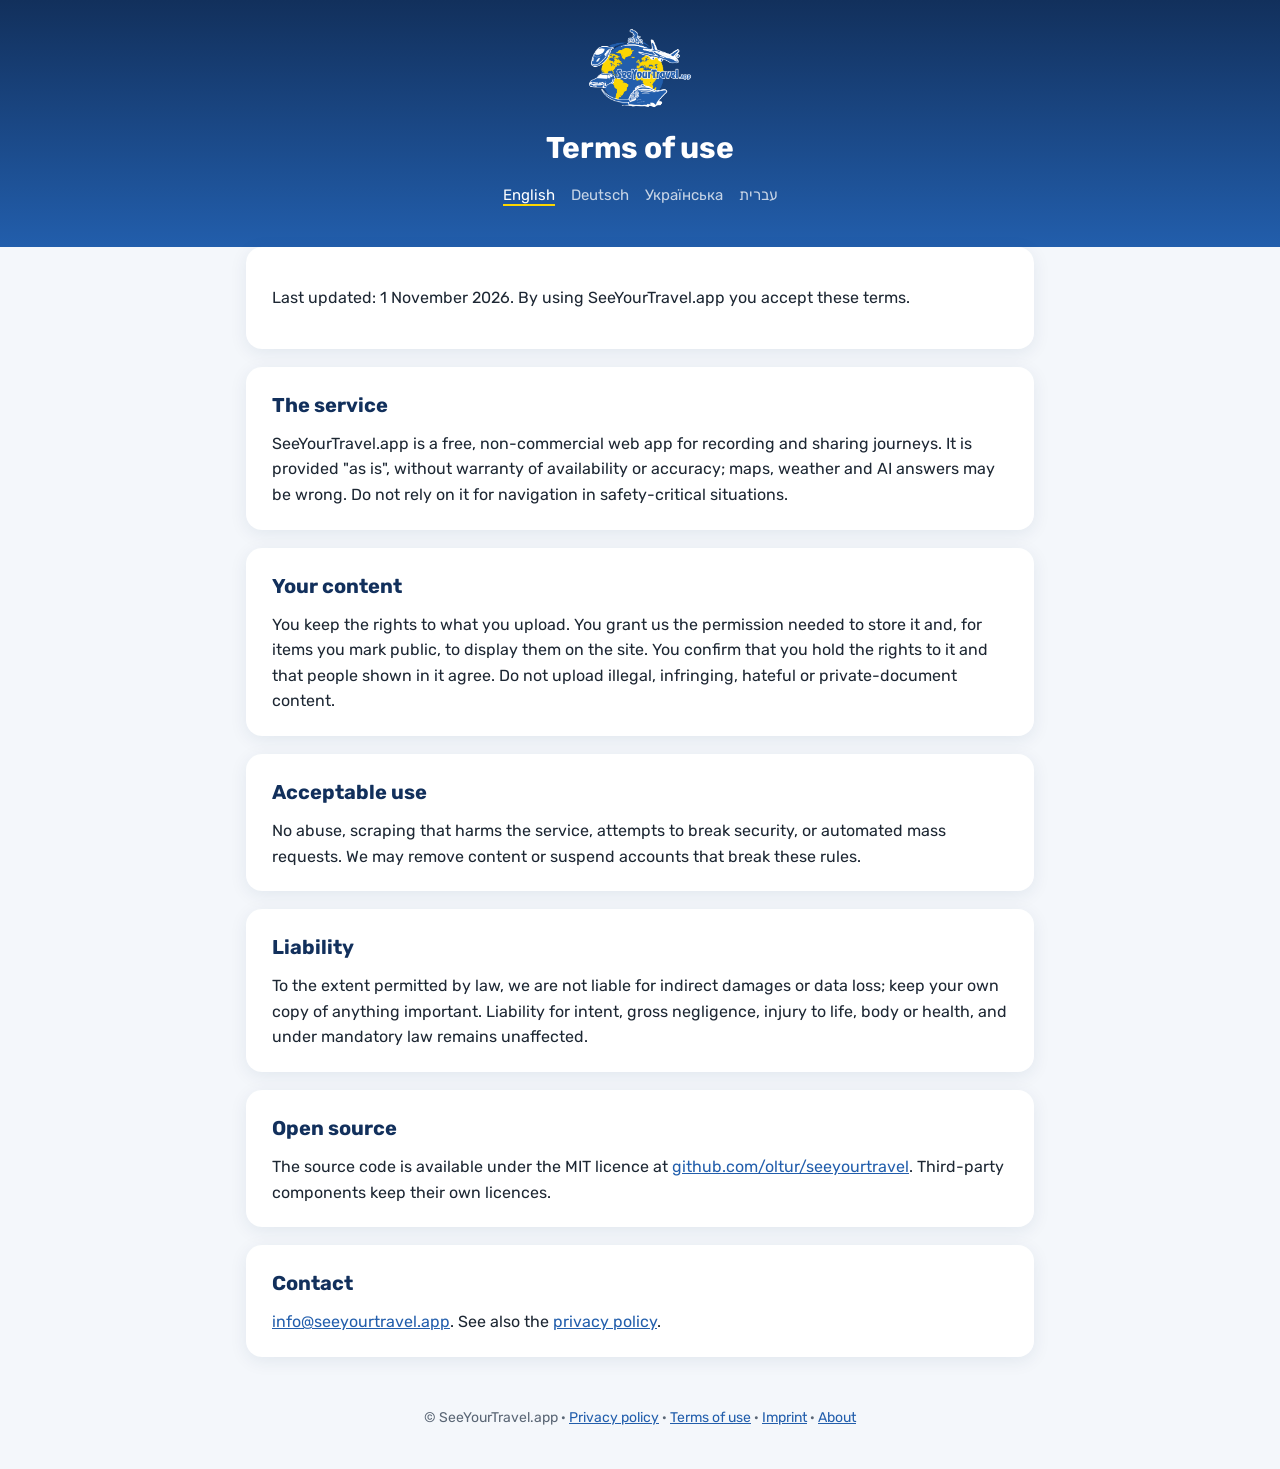
<file: web/terms/index.html>
<!doctype html>
<html lang="en"><head><meta charset="utf-8"><meta name="viewport" content="width=device-width, initial-scale=1">
<title>SeeYourTravel.app – Terms of use</title>
<meta name="description" content="Terms for using SeeYourTravel.app.">
<link rel="canonical" href="https://seeyourtravel.app/terms/">
<link rel="icon" href="../favicon.ico"><link rel="stylesheet" href="../styles/fonts.css">
<style>
 :root{--blue:#225EAC;--dark:#12305c;--ink:#1d2733;--mute:#5a6675}
 *{box-sizing:border-box} body{margin:0;color:var(--ink);background:#f4f7fb;line-height:1.6}
 header{background:linear-gradient(180deg,var(--dark),var(--blue));color:#fff;text-align:center;padding:28px 16px 40px}
 header img{height:80px} header h1{margin:8px 0 10px;font-size:30px}
 .lang a{color:#fff;margin:0 8px;text-decoration:none;opacity:.75;font-size:15px}.lang a.on{opacity:1;border-bottom:2px solid #FCD600}
 main{max-width:820px;margin:-18px auto 40px;padding:0 16px}
 section{background:#fff;border-radius:16px;box-shadow:0 4px 18px rgba(18,48,92,.08);padding:22px 26px;margin:18px 0}
 h2{margin:0 0 10px;color:var(--dark);font-size:20px} a{color:var(--blue)} li{margin:4px 0}
 footer{text-align:center;color:var(--mute);padding:10px 16px 40px;font-size:14px}
 [data-l]{display:none} [data-l].on{display:block} footer[data-l].on{display:block}
</style></head><body>
<header><a href="../"><img src="../img/syt-logo.png" alt="SeeYourTravel.app"></a>
<h1 data-l="en" class=on lang="en">Terms of use</h1><h1 data-l="de" lang="de">Nutzungsbedingungen</h1><h1 data-l="uk" lang="uk">Умови користування</h1><h1 data-l="he" lang="he">תנאי שימוש</h1>
<div class="lang"><a href="#en" data-s="en" lang="en">English</a><a href="#de" data-s="de" lang="de">Deutsch</a><a href="#uk" data-s="uk" lang="uk">Українська</a><a href="#he" data-s="he" lang="he">עברית</a></div></header>
<main>
<div data-l="en" lang="en" class=on>
<section><p>Last updated: 1 November 2026. By using SeeYourTravel.app you accept these terms.</p></section>
<section><h2>The service</h2>SeeYourTravel.app is a free, non-commercial web app for recording and sharing journeys. It is provided "as is", without warranty of availability or accuracy; maps, weather and AI answers may be wrong. Do not rely on it for navigation in safety-critical situations.</section>
<section><h2>Your content</h2>You keep the rights to what you upload. You grant us the permission needed to store it and, for items you mark public, to display them on the site. You confirm that you hold the rights to it and that people shown in it agree. Do not upload illegal, infringing, hateful or private-document content.</section>
<section><h2>Acceptable use</h2>No abuse, scraping that harms the service, attempts to break security, or automated mass requests. We may remove content or suspend accounts that break these rules.</section>
<section><h2>Liability</h2>To the extent permitted by law, we are not liable for indirect damages or data loss; keep your own copy of anything important. Liability for intent, gross negligence, injury to life, body or health, and under mandatory law remains unaffected.</section>
<section><h2>Open source</h2>The source code is available under the MIT licence at <a href="https://github.com/oltur/seeyourtravel">github.com/oltur/seeyourtravel</a>. Third-party components keep their own licences.</section>
<section><h2>Contact</h2><a href="mailto:info@seeyourtravel.app">info@seeyourtravel.app</a>. See also the <a href="../privacy/">privacy policy</a>.</section>
</div>
<div data-l="de" lang="de">
<section><p>Stand: 1. November 2026. Mit der Nutzung von SeeYourTravel.app akzeptieren Sie diese Bedingungen.</p></section>
<section><h2>Der Dienst</h2>SeeYourTravel.app ist eine kostenlose, nichtkommerzielle Web-App zum Aufzeichnen und Teilen von Reisen. Sie wird „wie besehen“ bereitgestellt, ohne Gewähr für Verfügbarkeit oder Richtigkeit; Karten, Wetter und KI-Antworten können falsch sein. Verlassen Sie sich nicht darauf für Navigation in sicherheitskritischen Situationen.</section>
<section><h2>Ihre Inhalte</h2>Die Rechte an hochgeladenen Inhalten bleiben bei Ihnen. Sie räumen uns die zum Speichern nötige Erlaubnis ein und, für als öffentlich markierte Inhalte, zur Anzeige auf der Seite. Sie bestätigen, dass Sie die Rechte daran besitzen und dass abgebildete Personen einverstanden sind. Laden Sie keine rechtswidrigen, verletzenden, hasserfüllten oder private Dokumente zeigenden Inhalte hoch.</section>
<section><h2>Zulässige Nutzung</h2>Kein Missbrauch, kein dem Dienst schadendes Scraping, keine Versuche, die Sicherheit zu umgehen, und keine automatisierten Massenanfragen. Wir können Inhalte entfernen oder Konten sperren, die gegen diese Regeln verstoßen.</section>
<section><h2>Haftung</h2>Soweit gesetzlich zulässig, haften wir nicht für mittelbare Schäden oder Datenverlust; bewahren Sie von wichtigen Dingen eine eigene Kopie auf. Die Haftung für Vorsatz, grobe Fahrlässigkeit, Verletzung von Leben, Körper oder Gesundheit sowie nach zwingendem Recht bleibt unberührt.</section>
<section><h2>Open Source</h2>Der Quellcode ist unter der MIT-Lizenz verfügbar: <a href="https://github.com/oltur/seeyourtravel">github.com/oltur/seeyourtravel</a>. Komponenten Dritter behalten ihre eigenen Lizenzen.</section>
<section><h2>Kontakt</h2><a href="mailto:info@seeyourtravel.app">info@seeyourtravel.app</a>. Siehe auch die <a href="../privacy/">Datenschutzerklärung</a>.</section>
</div>
<div data-l="uk" lang="uk">
<section><p>Оновлено: 1 листопада 2026. Користуючись SeeYourTravel.app, ви приймаєте ці умови.</p></section>
<section><h2>Сервіс</h2>SeeYourTravel.app — безкоштовний некомерційний вебзастосунок для запису й публікації подорожей. Він надається «як є», без гарантій доступності чи точності; мапи, погода й відповіді ШІ можуть бути помилковими. Не покладайтеся на нього для навігації в ситуаціях, критичних для безпеки.</section>
<section><h2>Ваш вміст</h2>Права на завантажене залишаються за вами. Ви надаєте нам дозвіл, потрібний для зберігання, а для позначеного публічним — для показу на сайті. Ви підтверджуєте, що маєте права на нього і що люди, зображені на ньому, не заперечують. Не завантажуйте незаконний, порушний, ворожий вміст чи приватні документи.</section>
<section><h2>Припустиме використання</h2>Жодних зловживань, шкідливого для сервісу скрапінгу, спроб обійти безпеку чи автоматичних масових запитів. Ми можемо видалити вміст або призупинити облікові записи, що порушують ці правила.</section>
<section><h2>Відповідальність</h2>У межах, дозволених законом, ми не відповідаємо за непрямі збитки чи втрату даних; зберігайте власну копію важливого. Відповідальність за умисел, грубу недбалість, шкоду життю, тілу чи здоров’ю та за обов’язковими нормами права не змінюється.</section>
<section><h2>Відкритий код</h2>Вихідний код доступний за ліцензією MIT: <a href="https://github.com/oltur/seeyourtravel">github.com/oltur/seeyourtravel</a>. Компоненти третіх сторін зберігають власні ліцензії.</section>
<section><h2>Контакт</h2><a href="mailto:info@seeyourtravel.app">info@seeyourtravel.app</a>. Див. також <a href="../privacy/">політику конфіденційності</a>.</section>
</div>
<div data-l="he" lang="he" dir="rtl">
<section><p>עודכן: 1 בנובמבר 2026. השימוש ב-SeeYourTravel.app מהווה הסכמה לתנאים אלה.</p></section>
<section><h2>השירות</h2>SeeYourTravel.app היא אפליקציית אינטרנט חינמית ולא מסחרית לתיעוד ושיתוף של מסעות. היא ניתנת „כמות שהיא”, ללא אחריות לזמינות או לדיוק; מפות, מזג אוויר ותשובות בינה מלאכותית עלולים להיות שגויים. אל תסתמכו עליה לניווט במצבים קריטיים לבטיחות.</section>
<section><h2>התוכן שלכם</h2>הזכויות בתוכן שהעליתם נשארות שלכם. אתם מעניקים לנו את ההיתר הדרוש לשמירתו, ולפריטים שסומנו כציבוריים — להצגתם באתר. אתם מאשרים שיש לכם זכויות בתוכן ושהאנשים המופיעים בו מסכימים. אל תעלו תוכן בלתי חוקי, מפר, שונא או מסמכים פרטיים.</section>
<section><h2>שימוש מותר</h2>ללא ניצול לרעה, גרידה הפוגעת בשירות, ניסיונות לעקוף אבטחה או בקשות המוניות אוטומטיות. נוכל להסיר תוכן או להשעות חשבונות המפרים כללים אלה.</section>
<section><h2>אחריות</h2>במידה המותרת בחוק, איננו אחראים לנזקים עקיפים או לאובדן מידע; שמרו עותק משלכם של דברים חשובים. האחריות בגין כוונה, רשלנות חמורה, פגיעה בחיים, בגוף או בבריאות ולפי דין קוגנטי אינה מושפעת.</section>
<section><h2>קוד פתוח</h2>קוד המקור זמין ברישיון MIT בכתובת <a href="https://github.com/oltur/seeyourtravel">github.com/oltur/seeyourtravel</a>. רכיבי צד שלישי שומרים על רישיונותיהם.</section>
<section><h2>יצירת קשר</h2><a href="mailto:info@seeyourtravel.app">info@seeyourtravel.app</a>. ראו גם את <a href="../privacy/">מדיניות הפרטיות</a>.</section>
</div>
</main>
<footer data-l="en" lang="en" class=on>© SeeYourTravel.app · <a href="../privacy/" data-p="privacy">Privacy policy</a> · <a href="../terms/" data-p="terms">Terms of use</a> · <a href="../imprint/" data-p="imprint">Imprint</a> · <a href="../corporate/">About</a></footer>
<footer data-l="de" lang="de">© SeeYourTravel.app · <a href="../privacy/" data-p="privacy">Datenschutzerklärung</a> · <a href="../terms/" data-p="terms">Nutzungsbedingungen</a> · <a href="../imprint/" data-p="imprint">Impressum</a> · <a href="../corporate/">Über uns</a></footer>
<footer data-l="uk" lang="uk">© SeeYourTravel.app · <a href="../privacy/" data-p="privacy">Політика конфіденційності</a> · <a href="../terms/" data-p="terms">Умови користування</a> · <a href="../imprint/" data-p="imprint">Вихідні дані</a> · <a href="../corporate/">Про нас</a></footer>
<footer data-l="he" lang="he" dir="rtl">© SeeYourTravel.app · <a href="../privacy/" data-p="privacy">מדיניות פרטיות</a> · <a href="../terms/" data-p="terms">תנאי שימוש</a> · <a href="../imprint/" data-p="imprint">פרטי הספק</a> · <a href="../corporate/">אודות</a></footer>
<script>
(function(){var map={"en-US":"en","de-DE":"de","uk-UA":"uk","he":"he"},rev={en:"en-US",de:"de-DE",uk:"uk-UA",he:"he"},ok={en:1,de:1,uk:1,he:1};
function ck(){try{var m=document.cookie.match(/(?:^|; )i18next=([^;]*)/);return m?map[decodeURIComponent(m[1])]||null:null}catch(e){return null}}
function br(){var n=(navigator.languages&&navigator.languages.length?navigator.languages:[navigator.language||"en"]);for(var i=0;i<n.length;i++){var c=String(n[i]).slice(0,2).toLowerCase();if(c==="iw")c="he";if(ok[c])return c}return"en"}
function nz(x){return x==="de"?"de":x==="uk"?"uk":x==="he"?"he":"en"}
function set(l){l=nz(l);document.documentElement.lang=l;document.documentElement.dir=l==="he"?"rtl":"ltr";var n=document.querySelectorAll("[data-l]");for(var i=0;i<n.length;i++)n[i].classList.toggle("on",n[i].getAttribute("data-l")===l);
var a=document.querySelectorAll("[data-s]");for(i=0;i<a.length;i++)a[i].classList.toggle("on",a[i].getAttribute("data-s")===l);
var U=["../privacy/#","../terms/#","../imprint/#"],k=document.querySelectorAll("footer a");for(i=0;i<k.length;i++){if(i%4<3)k[i].setAttribute("href",U[i%4]+l)}}
var h=(location.hash||"").slice(1),l=ok[h]?h:(ck()||br());
set(l);var a=document.querySelectorAll("[data-s]");for(var i=0;i<a.length;i++)a[i].addEventListener("click",function(e){e.preventDefault();var x=nz(this.getAttribute("data-s"));set(x);history.replaceState(null,"","#"+x);try{document.cookie="i18next="+rev[x]+"; path=/; max-age=31536000; SameSite=Lax"}catch(_){}})})();
</script>
</body></html>
</file>
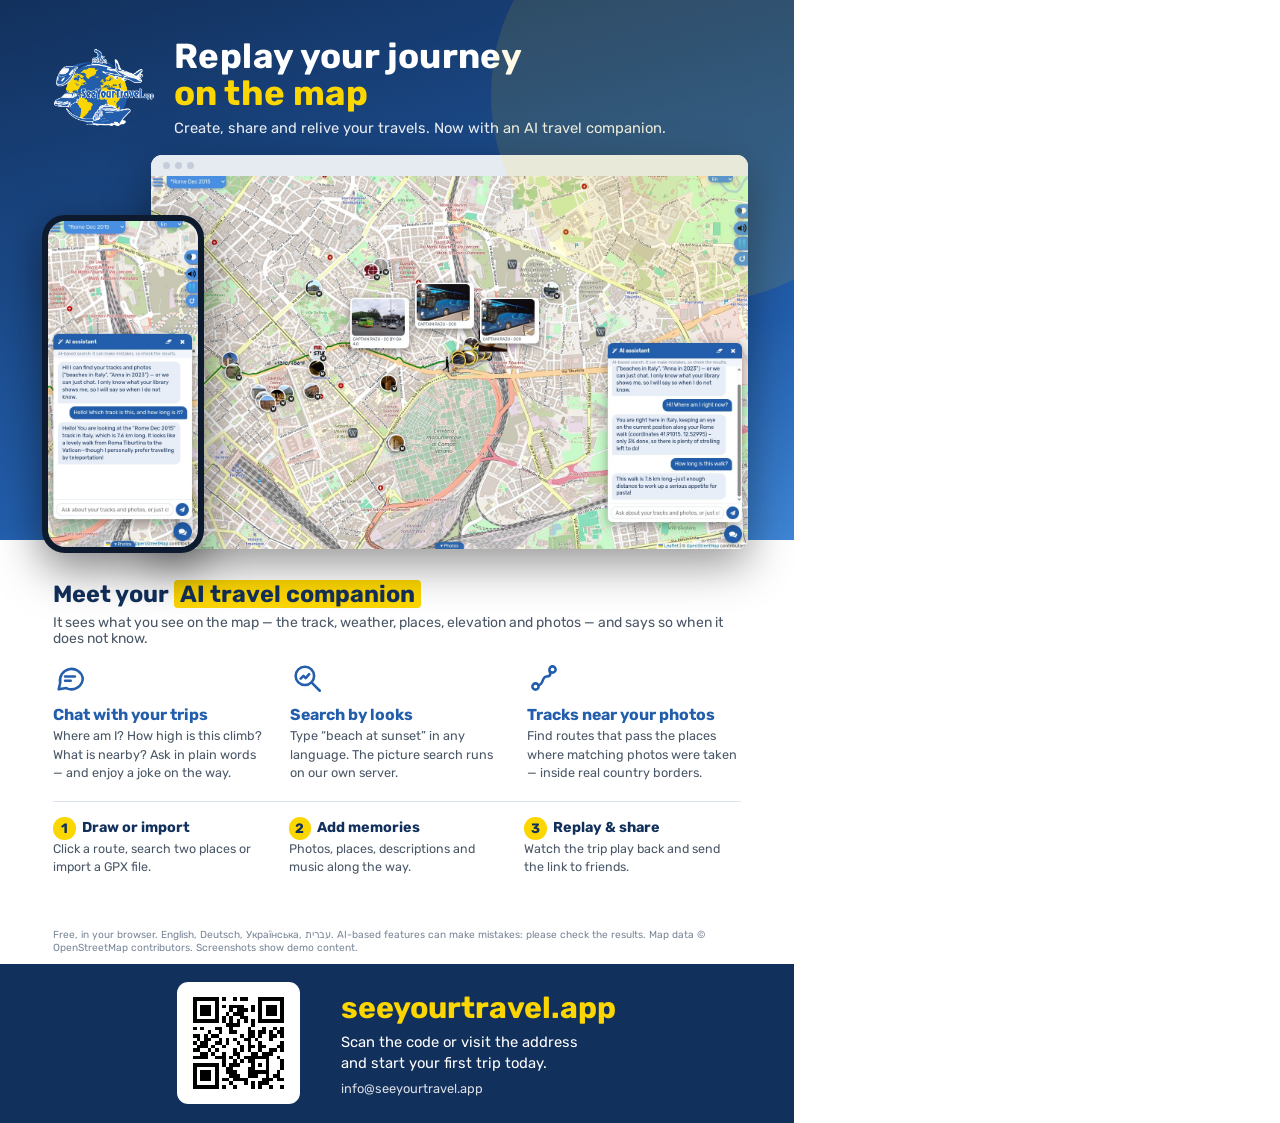
<file: web/marketing/flyer.html>
<!doctype html>
<html lang="en"><head><meta charset="utf-8"><title>SeeYourTravel.app flyer</title>
<link rel="stylesheet" href="../styles/fonts.css">
<style>
 @page { size: A4; margin: 0; }
 :root { --blue:#225EAC; --dark:#12305c; --yellow:#FCD600; --ink:#1d2733; --mute:#4a5766; }
 * { box-sizing: border-box; -webkit-print-color-adjust: exact; print-color-adjust: exact; }
 html, body { margin:0; padding:0; background:#fff; font-family: Rubik, system-ui, sans-serif; }
 .page { width:210mm; height:297mm; position:relative; overflow:hidden; color:var(--ink); background:#fff; }

 header { height:143mm; background: linear-gradient(165deg, var(--dark) 0%, var(--blue) 70%, #3f86d6 100%); color:#fff; position:relative; }
 header::after { content:""; position:absolute; right:-30mm; top:-30mm; width:110mm; height:110mm; border-radius:50%; background:rgba(252,214,0,.10); }
 .brand { position:absolute; left:14mm; top:10mm; display:flex; align-items:center; gap:5mm; }
 .brand img { height:21mm; }
 .brand h1 { margin:0; font-size:9.2mm; line-height:1.08; font-weight:700; letter-spacing:.1mm; }
 .brand h1 span { color:var(--yellow); }
 .brand p { margin:1.6mm 0 0; font-size:3.9mm; opacity:.92; }

 .desk { position:absolute; left:40mm; top:41mm; width:158mm; background:#fff; border-radius:3mm; box-shadow:0 4mm 12mm rgba(0,0,0,.42); overflow:hidden; }
 .desk .bar { height:5.5mm; background:#e6ebf2; display:flex; align-items:center; gap:1.3mm; padding-left:3mm; }
 .desk .bar i { width:1.9mm; height:1.9mm; border-radius:50%; background:#c4cdd9; display:block; }
 .desk img { display:block; width:100%; }
 .phone { position:absolute; left:11mm; top:57mm; width:43mm; background:#0e1b2e; border-radius:6mm; padding:1.6mm; box-shadow:0 4mm 12mm rgba(0,0,0,.5); }
 .phone img { display:block; width:100%; border-radius:4.6mm; }
 .tag { position:absolute; left:12mm; top:148.5mm; transform:translateY(-100%); }

 .ai { padding:10.5mm 14mm 0; }
 .ai h2 { margin:0; font-size:6.2mm; color:var(--dark); }
 .ai h2 span { background:var(--yellow); padding:0 1.6mm; border-radius:1mm; }
 .ai .lead { margin:1.6mm 0 0; font-size:3.7mm; color:var(--mute); }
 .cols { display:flex; gap:6mm; margin-top:4mm; }
 .col { flex:1; }
 .col svg { width:9mm; height:9mm; }
 .col h3 { margin:1.6mm 0 .8mm; font-size:4.2mm; color:var(--blue); }
 .col p { margin:0; font-size:3.35mm; line-height:1.45; color:var(--mute); }

 .how { margin:5mm 14mm 0; padding-top:4mm; border-top:.4mm solid #dbe4f0; display:flex; gap:5mm; }
 .how div { flex:1; font-size:3.3mm; color:var(--mute); line-height:1.4; }
 .how b { display:inline-block; width:6mm; height:6mm; line-height:6mm; text-align:center; border-radius:50%; background:var(--yellow); color:var(--dark); font-size:3.6mm; margin-right:1.6mm; vertical-align:middle; }
 .how strong { color:var(--dark); font-size:3.8mm; }

 .note { position:absolute; left:14mm; right:14mm; bottom:44.5mm; font-size:2.7mm; color:#7a8798; }
 footer { position:absolute; left:0; right:0; bottom:0; height:42mm; background:var(--dark); color:#fff; display:flex; align-items:center; justify-content:center; gap:11mm; }
 footer .qr { background:#fff; border-radius:3mm; padding:2.2mm; }
 footer .qr img { display:block; width:28mm; height:28mm; image-rendering: pixelated; }
 footer .t h2 { margin:0; font-size:8mm; color:var(--yellow); }
 footer .t p { margin:1.4mm 0 0; font-size:3.9mm; line-height:1.45; }
 footer .t small { display:block; margin-top:1.8mm; font-size:3.4mm; opacity:.85; }
</style></head>
<body><div class="page">
 <header>
  <div class="brand">
   <img src="../img/syt-logo.png" alt="SeeYourTravel.app">
   <div><h1>Replay your journey<br><span>on the map</span></h1><p>Create, share and relive your travels. Now with an AI travel companion.</p></div>
  </div>
  <div class="desk"><div class="bar"><i></i><i></i><i></i></div><img src="screenshots/new-ai-chat.jpg" alt=""></div>
  <div class="phone"><img src="screenshots/new-phone-chat.jpg" alt=""></div>
 </header>

 <section class="ai">
  <h2>Meet your <span>AI travel companion</span></h2>
  <p class="lead">It sees what you see on the map &mdash; the track, weather, places, elevation and photos &mdash; and says so when it does not know.</p>
  <div class="cols">
   <div class="col"><svg viewBox="0 0 24 24" fill="none" stroke="#225EAC" stroke-width="1.8" stroke-linecap="round" stroke-linejoin="round"><path d="M21 12a8 8 0 0 1-11.6 7.1L4 20l1.1-4.6A8 8 0 1 1 21 12z"/><path d="M8.5 11h7M8.5 14h4"/></svg><h3>Chat with your trips</h3><p>Where am I? How high is this climb? What is nearby? Ask in plain words &mdash; and enjoy a joke on the way.</p></div>
   <div class="col"><svg viewBox="0 0 24 24" fill="none" stroke="#225EAC" stroke-width="1.8" stroke-linecap="round" stroke-linejoin="round"><circle cx="10.5" cy="10.5" r="6.5"/><path d="M15.5 15.5 21 21"/><path d="M7.5 12.5l2-2 1.6 1.6 2.4-2.8"/></svg><h3>Search by looks</h3><p>Type &ldquo;beach at sunset&rdquo; in any language. The picture search runs on our own server.</p></div>
   <div class="col"><svg viewBox="0 0 24 24" fill="none" stroke="#225EAC" stroke-width="1.8" stroke-linecap="round" stroke-linejoin="round"><circle cx="6" cy="18" r="2.2"/><circle cx="18" cy="6" r="2.2"/><path d="M8 17c4 0 2-6 6-6s2-5 2-3.4"/></svg><h3>Tracks near your photos</h3><p>Find routes that pass the places where matching photos were taken &mdash; inside real country borders.</p></div>
  </div>
 </section>

 <div class="how">
  <div><b>1</b><strong>Draw or import</strong><br>Click a route, search two places or import a GPX file.</div>
  <div><b>2</b><strong>Add memories</strong><br>Photos, places, descriptions and music along the way.</div>
  <div><b>3</b><strong>Replay &amp; share</strong><br>Watch the trip play back and send the link to friends.</div>
 </div>
 <div class="note">Free, in your browser. English, Deutsch, Українська, עברית. AI-based features can make mistakes: please check the results. Map data &copy; OpenStreetMap contributors. Screenshots show demo content.</div>

 <footer>
  <div class="qr"><img src="../img/qr.png" alt="QR code"></div>
  <div class="t"><h2>seeyourtravel.app</h2><p>Scan the code or visit the address<br>and start your first trip today.</p><small>info@seeyourtravel.app</small></div>
 </footer>
</div></body></html>
</file>
<file: web/styles/fonts.css>
/* One typeface for every language: Rubik covers Latin, Cyrillic (Ukrainian) and Hebrew, so text looks the same in En/De/Uk/He.
   Self-hosted (fonts/), variable weight 300-900. License: SIL Open Font License. */
@font-face {
  font-family: "Rubik";
  font-style: normal;
  font-weight: 300 900;
  font-display: swap;
  src: url("../fonts/rubik-latin-wght-normal.woff2") format("woff2");
  unicode-range: U+0000-00FF,U+0131,U+0152-0153,U+02BB-02BC,U+02C6,U+02DA,U+02DC,U+0304,U+0308,U+0329,U+2000-206F,U+20AC,U+2122,U+2191,U+2193,U+2212,U+2215,U+FEFF,U+FFFD;
}
@font-face {
  font-family: "Rubik";
  font-style: normal;
  font-weight: 300 900;
  font-display: swap;
  src: url("../fonts/rubik-latin-ext-wght-normal.woff2") format("woff2");
  unicode-range: U+0100-02BA,U+02BD-02C5,U+02C7-02CC,U+02CE-02D7,U+02DD-02FF,U+0304,U+0308,U+0329,U+1D00-1DBF,U+1E00-1E9F,U+1EF2-1EFF,U+2020,U+20A0-20AB,U+20AD-20C0,U+2113,U+2C60-2C7F,U+A720-A7FF;
}
@font-face {
  font-family: "Rubik";
  font-style: normal;
  font-weight: 300 900;
  font-display: swap;
  src: url("../fonts/rubik-cyrillic-wght-normal.woff2") format("woff2");
  unicode-range: U+0301,U+0400-045F,U+0490-0491,U+04B0-04B1,U+2116;
}
@font-face {
  font-family: "Rubik";
  font-style: normal;
  font-weight: 300 900;
  font-display: swap;
  src: url("../fonts/rubik-cyrillic-ext-wght-normal.woff2") format("woff2");
  unicode-range: U+0460-052F,U+1C80-1C8A,U+20B4,U+2DE0-2DFF,U+A640-A69F,U+FE2E-FE2F;
}
@font-face {
  font-family: "Rubik";
  font-style: normal;
  font-weight: 300 900;
  font-display: swap;
  src: url("../fonts/rubik-hebrew-wght-normal.woff2") format("woff2");
  unicode-range: U+0307-0308,U+0590-05FF,U+200C-2010,U+20AA,U+25CC,U+FB1D-FB4F;
}

:root { --syt-font: "Rubik", system-ui, -apple-system, "Segoe UI", Roboto, "Noto Sans", "Noto Sans Hebrew", Arial, sans-serif; }

/* applied to everything except icon fonts and code */
html body,
html body *:not(.fa):not([class^="fa-"]):not([class*=" fa-"]):not(.glyphicon):not(code):not(pre):not(kbd) {
    font-family: var(--syt-font) !important;
}
</file>
